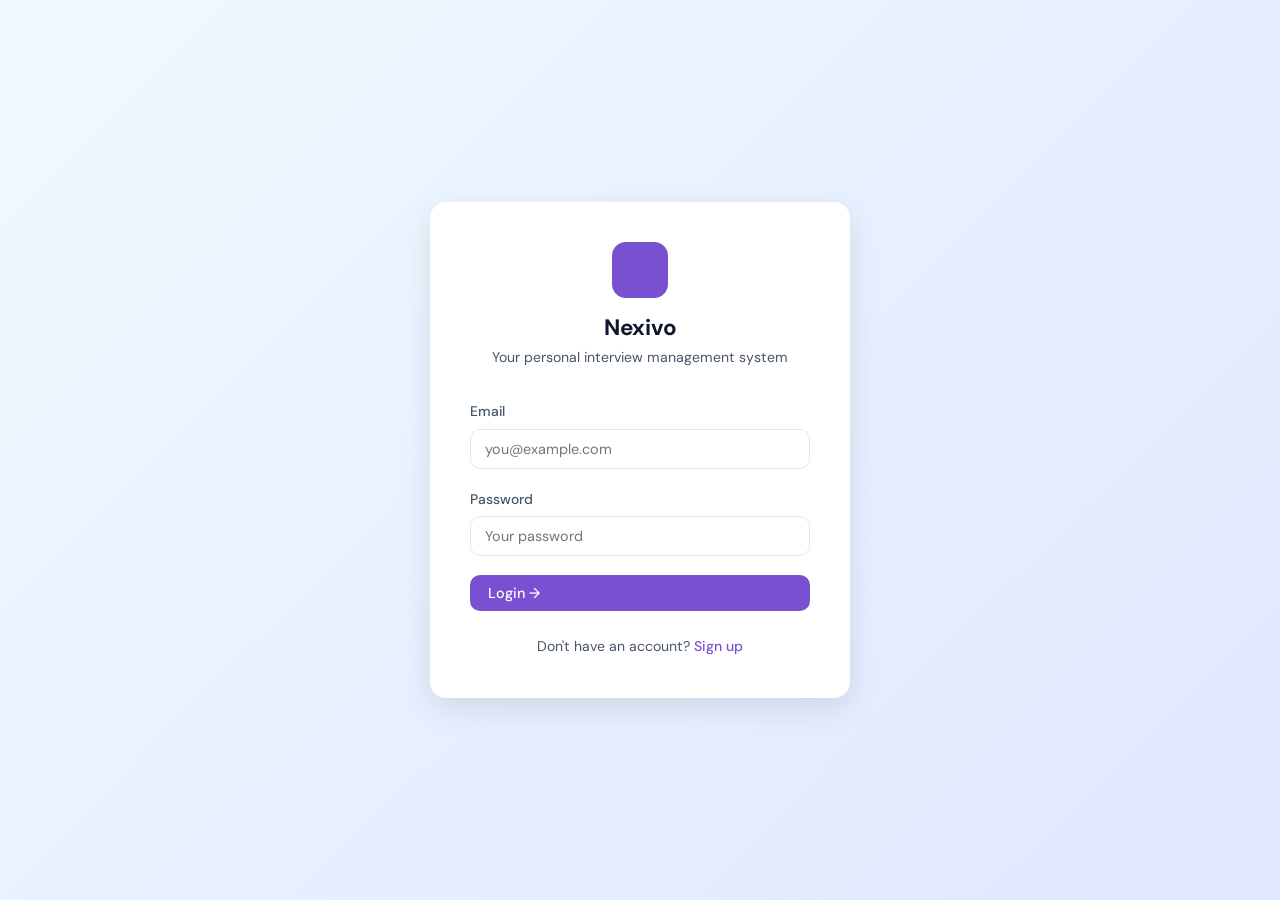
<file: forntend/index.html>
<!DOCTYPE html>
<html lang="en">
<head>
  <meta charset="UTF-8" />
  <meta name="viewport" content="width=device-width, initial-scale=1.0"/>
  <title>Nexivo - Login</title>
  <link rel="stylesheet" href="css/style.css" />
</head>
<body>

<div class="auth-page">
  <div class="auth-card">

    <div class="auth-logo">
      <div class="icon"></div>
      <h1>Nexivo</h1>
      <p>Your personal interview management system</p>
    </div>

   
    <div id="alert-box" class="alert"></div>

    
    <div id="login-section">
      <div class="form-group">
        <label>Email</label>
        <input type="email" id="login-email" placeholder="you@example.com" />
      </div>
      <div class="form-group">
        <label>Password</label>
        <input type="password" id="login-password" placeholder="Your password" />
      </div>
      <button class="btn btn-primary" style="width:100%;" onclick="handleLogin()">
        Login →
      </button>
      <div class="auth-footer">
        Don't have an account? <a href="#" onclick="toggleForm()">Sign up</a>
      </div>
    </div>

  <!-- sign up  -->
    <div id="signup-section" style="display:none;">
      <div class="form-group">
        <label>Full Name</label>
        <input type="text" id="signup-name" placeholder="Your name" />
      </div>
      <div class="form-group">
        <label>Email</label>
        <input type="email" id="signup-email" placeholder="you@example.com" />
      </div>
      <div class="form-group">
        <label>Password</label>
        <input type="password" id="signup-password" placeholder="Choose a password" />
      </div>
      <button class="btn btn-primary" style="width:100%;" onclick="handleSignup()">
        Create Account →
      </button>
      <div class="auth-footer">
        Already have an account? <a href="#" onclick="toggleForm()">Login</a>
      </div>
    </div>

  </div>
</div>

<script src="js/api.js"></script>
<script>
  // already log in then dashboard
  
  if (isLoggedIn()) window.location.href = "dashboard.html";

  function toggleForm() {
    const login = document.getElementById("login-section");
    const signup = document.getElementById("signup-section");
    login.style.display = login.style.display === "none" ? "block" : "none";
    signup.style.display = signup.style.display === "none" ? "block" : "none";
  }

  async function handleLogin() {
    const email = document.getElementById("login-email").value.trim();
    const password = document.getElementById("login-password").value.trim();

    if (!email || !password) {
      showAlert("alert-box", "Please fill in all fields.");
      return;
    }

    const data = await login(email, password);

    if (data.detail) {
      showAlert("alert-box", data.detail);
    } else {
      // Save user info to localStorage
      localStorage.setItem("user_id", data.user_id);
      localStorage.setItem("user_name", data.user_name);
      window.location.href = "dashboard.html";
    }
  }

  async function handleSignup() {
    const name = document.getElementById("signup-name").value.trim();
    const email = document.getElementById("signup-email").value.trim();
    const password = document.getElementById("signup-password").value.trim();

    if (!name || !email || !password) {
      showAlert("alert-box", "Please fill in all fields.");
      return;
    }

    const data = await signup(name, email, password);

    if (data.detail) {
      showAlert("alert-box", data.detail);
    } else {
      showAlert("alert-box", "Account created! Please login.", "success");
      toggleForm();
    }
  }
</script>
</body>
</html>
</file>
<file: forntend/css/style.css>
@import url('https://fonts.googleapis.com/css2?family=DM+Sans:wght@300;400;500;600;700&family=DM+Mono:wght@400;500&display=swap');

:root {
  --primary: #7950d2;
  --primary-light: #eff6ff;
  --primary-dark: #1dd893;
  --success: #16a34a;
  --success-light: #f0fdf4;
  --danger: #dc2626;
  --danger-light: #fef2f2;
  --warning: #d97706;
  --warning-light: #fffbeb;
  --purple: #7c3aed;
  --purple-light: #f5f3ff;
  --bg: #f8fafc;
  --white: #ffffff;
  --border: #e2e8f0;
  --text-dark: #0f172a;
  --text-mid: #475569;
  --text-light: #94a3b8;
  --shadow-sm: 0 1px 3px rgba(0,0,0,0.06), 0 1px 2px rgba(0,0,0,0.04);
  --shadow-md: 0 4px 12px rgba(0,0,0,0.08), 0 2px 4px rgba(0,0,0,0.04);
  --shadow-lg: 0 10px 30px rgba(0,0,0,0.1);
  --radius: 10px;
  --radius-lg: 16px;
}

* {
  margin: 0;
  padding: 0;
  box-sizing: border-box;
}

body {
  font-family: 'DM Sans', sans-serif;
  background: var(--bg);
  color: var(--text-dark);
  min-height: 100vh;
  line-height: 1.6;
}

/* navbar */
.navbar {
  background: var(--white);
  border-bottom: 1px solid var(--border);
  padding: 0 2rem;
  height: 64px;
  display: flex;
  align-items: center;
  justify-content: space-between;
  position: sticky;
  top: 0;
  z-index: 100;
  box-shadow: var(--shadow-sm);
}

.navbar-brand {
  display: flex;
  align-items: center;
  gap: 10px;
  font-size: 1.2rem;
  font-weight: 700;
  color: var(--primary);
  text-decoration: none;
}

.navbar-brand .logo-icon {
  width: 36px;
  height: 36px;
  background: var(--primary);
  border-radius: 8px;
  display: flex;
  align-items: center;
  justify-content: center;
  color: white;
  font-size: 1.1rem;
}

.navbar-right {
  display: flex;
  align-items: center;
  gap: 1rem;
}

.nav-username {
  color: var(--text-mid);
  font-size: 0.9rem;
}

/* ---- BUTTONS ---- */
.btn {
  display: inline-flex;
  align-items: center;
  gap: 6px;
  padding: 9px 18px;
  border-radius: var(--radius);
  border: none;
  font-family: 'DM Sans', sans-serif;
  font-size: 0.9rem;
  font-weight: 500;
  cursor: pointer;
  transition: all 0.18s ease;
  text-decoration: none;
}

.btn-primary {
  background: var(--primary);
  color: white;
}
.btn-primary:hover { background: var(--primary-dark); transform: translateY(-1px); box-shadow: 0 4px 12px rgba(37,99,235,0.3); }

.btn-danger {
  background: var(--danger-light);
  color: var(--danger);
}
.btn-danger:hover { background: var(--danger); color: white; }

.btn-ghost {
  background: transparent;
  color: var(--text-mid);
  border: 1px solid var(--border);
}
.btn-ghost:hover { background: var(--bg); }

.btn-sm {
  padding: 6px 12px;
  font-size: 0.82rem;
}

.btn-logout {
  background: var(--danger-light);
  color: var(--danger);
  border: none;
  padding: 8px 16px;
  border-radius: var(--radius);
  font-family: 'DM Sans', sans-serif;
  font-size: 0.87rem;
  font-weight: 500;
  cursor: pointer;
  transition: all 0.18s;
}
.btn-logout:hover { background: var(--danger); color: white; }

/* ---- LAYOUT ---- */
.container {
  max-width: 1100px;
  margin: 0 auto;
  padding: 2rem 1.5rem;
}

.page-header {
  display: flex;
  align-items: center;
  justify-content: space-between;
  margin-bottom: 2rem;
}

.page-title {
  font-size: 1.6rem;
  font-weight: 700;
  color: var(--text-dark);
}

.page-subtitle {
  color: var(--text-mid);
  font-size: 0.9rem;
  margin-top: 3px;
}

/* ---- CARDS ---- */
.card {
  background: var(--white);
  border: 1px solid var(--border);
  border-radius: var(--radius-lg);
  padding: 1.5rem;
  box-shadow: var(--shadow-sm);
}

/* ---- STAT CARDS ---- */
.stats-grid {
  display: grid;
  grid-template-columns: repeat(auto-fit, minmax(160px, 1fr));
  gap: 1rem;
  margin-bottom: 2rem;
}

.stat-card {
  background: var(--white);
  border: 1px solid var(--border);
  border-radius: var(--radius-lg);
  padding: 1.4rem;
  box-shadow: var(--shadow-sm);
  transition: transform 0.2s, box-shadow 0.2s;
}
.stat-card:hover { transform: translateY(-2px); box-shadow: var(--shadow-md); }

.stat-label {
  font-size: 0.8rem;
  font-weight: 500;
  color: var(--text-light);
  text-transform: uppercase;
  letter-spacing: 0.5px;
  margin-bottom: 8px;
}

.stat-value {
  font-size: 2rem;
  font-weight: 700;
  font-family: 'DM Mono', monospace;
  color: var(--text-dark);
}

.stat-card.blue .stat-value { color: var(--primary); }
.stat-card.green .stat-value { color: var(--success); }
.stat-card.red .stat-value { color: var(--danger); }
.stat-card.purple .stat-value { color: var(--purple); }
.stat-card.orange .stat-value { color: var(--warning); }

/* ---- TABLE ---- */
.table-wrapper {
  background: var(--white);
  border: 1px solid var(--border);
  border-radius: var(--radius-lg);
  overflow: hidden;
  box-shadow: var(--shadow-sm);
}

table {
  width: 100%;
  border-collapse: collapse;
}

thead {
  background: var(--bg);
  border-bottom: 1px solid var(--border);
}

th {
  text-align: left;
  padding: 12px 16px;
  font-size: 0.78rem;
  font-weight: 600;
  color: var(--text-light);
  text-transform: uppercase;
  letter-spacing: 0.5px;
}

td {
  padding: 14px 16px;
  font-size: 0.9rem;
  border-bottom: 1px solid var(--border);
  color: var(--text-dark);
}

tr:last-child td { border-bottom: none; }

tr:hover td { background: var(--bg); }

/* ---- BADGES (Status) ---- */
.badge {
  display: inline-block;
  padding: 3px 10px;
  border-radius: 100px;
  font-size: 0.75rem;
  font-weight: 600;
}

.badge-applied { background: var(--primary-light); color: var(--primary); }
.badge-scheduled { background: var(--warning-light); color: var(--warning); }
.badge-rejected { background: var(--danger-light); color: var(--danger); }
.badge-selected { background: var(--success-light); color: var(--success); }
.badge-passed { background: var(--success-light); color: var(--success); }
.badge-failed { background: var(--danger-light); color: var(--danger); }
.badge-pending { background: var(--bg); color: var(--text-mid); border: 1px solid var(--border); }
.badge-hold { background: var(--purple-light); color: var(--purple); }

/* ---- FORMS ---- */
.form-group {
  margin-bottom: 1.2rem;
}

label {
  display: block;
  font-size: 0.87rem;
  font-weight: 500;
  color: var(--text-mid);
  margin-bottom: 6px;
}

input, select, textarea {
  width: 100%;
  padding: 10px 14px;
  border: 1px solid var(--border);
  border-radius: var(--radius);
  font-family: 'DM Sans', sans-serif;
  font-size: 0.9rem;
  color: var(--text-dark);
  background: var(--white);
  transition: border-color 0.2s, box-shadow 0.2s;
  outline: none;
}

input:focus, select:focus, textarea:focus {
  border-color: var(--primary);
  box-shadow: 0 0 0 3px rgba(37,99,235,0.1);
}

textarea { resize: vertical; min-height: 80px; }

.form-row {
  display: grid;
  grid-template-columns: 1fr 1fr;
  gap: 1rem;
}

/* ---- MODAL ---- */
.modal-overlay {
  display: none;
  position: fixed;
  inset: 0;
  background: rgba(0,0,0,0.4);
  z-index: 200;
  align-items: center;
  justify-content: center;
  backdrop-filter: blur(3px);
}

.modal-overlay.active { display: flex; }

.modal {
  background: var(--white);
  border-radius: var(--radius-lg);
  padding: 2rem;
  width: 90%;
  max-width: 520px;
  box-shadow: var(--shadow-lg);
  animation: slideUp 0.25s ease;
}

@keyframes slideUp {
  from { transform: translateY(20px); opacity: 0; }
  to { transform: translateY(0); opacity: 1; }
}

.modal-header {
  display: flex;
  justify-content: space-between;
  align-items: center;
  margin-bottom: 1.5rem;
}

.modal-title {
  font-size: 1.15rem;
  font-weight: 700;
}

.modal-close {
  background: none;
  border: none;
  font-size: 1.4rem;
  cursor: pointer;
  color: var(--text-light);
  line-height: 1;
}
.modal-close:hover { color: var(--text-dark); }

/* ---- AUTH PAGES ---- */
.auth-page {
  min-height: 100vh;
  display: flex;
  align-items: center;
  justify-content: center;
  background: linear-gradient(135deg, #f0f9ff 0%, #e0e7ff 100%);
}

.auth-card {
  background: var(--white);
  border-radius: var(--radius-lg);
  padding: 2.5rem;
  width: 90%;
  max-width: 420px;
  box-shadow: var(--shadow-lg);
}

.auth-logo {
  text-align: center;
  margin-bottom: 2rem;
}

.auth-logo .icon {
  width: 56px;
  height: 56px;
  background: var(--primary);
  border-radius: 14px;
  display: flex;
  align-items: center;
  justify-content: center;
  font-size: 1.6rem;
  color: white;
  margin: 0 auto 12px;
}

.auth-logo h1 {
  font-size: 1.4rem;
  font-weight: 700;
  color: var(--text-dark);
}

.auth-logo p {
  color: var(--text-mid);
  font-size: 0.88rem;
}

.auth-footer {
  text-align: center;
  margin-top: 1.5rem;
  font-size: 0.88rem;
  color: var(--text-mid);
}

.auth-footer a {
  color: var(--primary);
  font-weight: 500;
  text-decoration: none;
}

/* ---- ALERTS ---- */
.alert {
  padding: 10px 16px;
  border-radius: var(--radius);
  font-size: 0.88rem;
  margin-bottom: 1rem;
  display: none;
}

.alert.show { display: block; }
.alert-error { background: var(--danger-light); color: var(--danger); border: 1px solid #fecaca; }
.alert-success { background: var(--success-light); color: var(--success); border: 1px solid #bbf7d0; }

/* ---- EMPTY STATE ---- */
.empty-state {
  text-align: center;
  padding: 4rem 2rem;
  color: var(--text-light);
}

.empty-state .icon { font-size: 3rem; margin-bottom: 1rem; }
.empty-state h3 { font-size: 1.1rem; color: var(--text-mid); margin-bottom: 0.5rem; }
.empty-state p { font-size: 0.88rem; }

/* ---- WEAKNESS TAGS ---- */
.weakness-tags {
  display: flex;
  flex-wrap: wrap;
  gap: 8px;
  margin-top: 1rem;
}

.weakness-tag {
  background: var(--purple-light);
  color: var(--purple);
  border: 1px solid #ddd6fe;
  padding: 5px 14px;
  border-radius: 100px;
  font-size: 0.82rem;
  font-weight: 500;
}

/* ---- SECTION TITLE ---- */
.section-title {
  font-size: 1.05rem;
  font-weight: 600;
  margin-bottom: 1rem;
  color: var(--text-dark);
  display: flex;
  align-items: center;
  gap: 8px;
}

/* ---- UTILITY ---- */
.text-muted { color: var(--text-light); font-size: 0.85rem; }
.mt-1 { margin-top: 0.5rem; }
.mt-2 { margin-top: 1rem; }
.mt-3 { margin-top: 1.5rem; }
.flex { display: flex; }
.gap-2 { gap: 0.5rem; }
.actions { display: flex; gap: 8px; align-items: center; }

/* ---- RESPONSIVE ---- */
@media (max-width: 640px) {
  .form-row { grid-template-columns: 1fr; }
  .stats-grid { grid-template-columns: repeat(2, 1fr); }
  .page-header { flex-direction: column; align-items: flex-start; gap: 1rem; }
  .navbar { padding: 0 1rem; }
  .container { padding: 1.5rem 1rem; }
}
</file>
